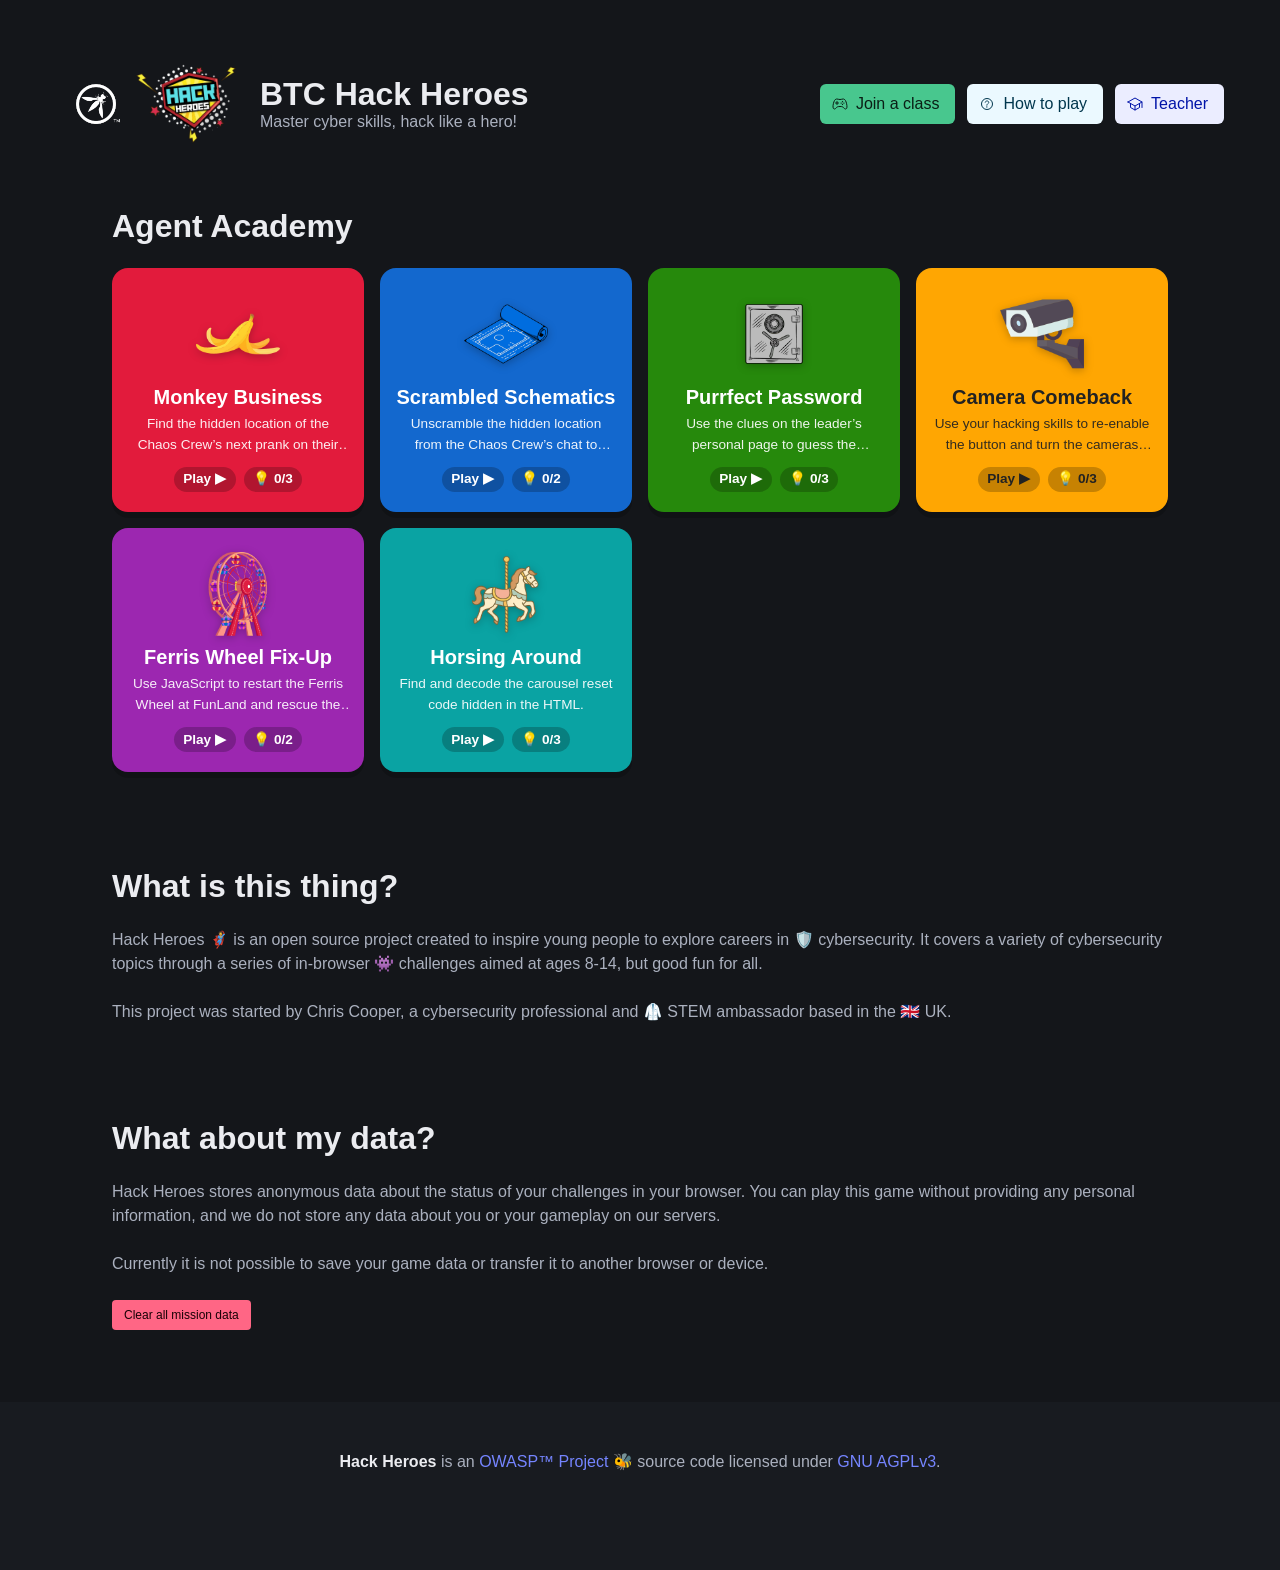
<file: index.html>
<!--
  Project: Hack Heroes
  File: index.html
  Description: Project homepage and challenge list
  Author: Chris Cooper
  License: GNU AGPLv3
  -----------------------------------------------------------
  This file is part of the Hack Heroes project, an 
  open-source educational initiative to teach cybersecurity 
  to young learners.
-->
<html data-theme="dark">
<head>
    <meta charset="utf-8">
    <meta name="viewport" content="width=device-width, initial-scale=1">
    <title>Hack Heroes</title>

    <!-- Alpine cloak - hides elements until Alpine has loaded -->
    <style>[x-cloak] { display: none !important; }</style>

    <!-- Stylesheets - Bulma + customisations -->
    <link rel="stylesheet" href="assets/vendor/css/bulma.min.css">
    <link rel="stylesheet" href="assets/css/main.css">

    <!-- Kahoot-style challenge tiles -->
    <style>
      .kahoot-grid {
        display:grid; gap:1rem;
        grid-template-columns:repeat(auto-fill, minmax(15rem, 1fr));
      }
      .kahoot-tile {
        display:flex; flex-direction:column; align-items:center; text-align:center;
        border:none; border-radius:1rem; color:#fff; cursor:pointer;
        padding:1.5rem 1rem 1.25rem; min-height:14rem;
        box-shadow:0 6px 0 rgba(0,0,0,.18); transition:transform .12s ease, box-shadow .12s ease;
        position:relative; text-decoration:none;
      }
      .kahoot-tile:hover { transform:translateY(-4px); box-shadow:0 10px 0 rgba(0,0,0,.18); color:#fff; }
      .kahoot-tile:active { transform:translateY(2px); box-shadow:0 3px 0 rgba(0,0,0,.18); }
      .kahoot-tile img { width:84px; height:84px; object-fit:contain;
                         filter:drop-shadow(0 2px 4px rgba(0,0,0,.25)); margin-bottom:.6rem; }
      .kahoot-title { font-size:1.25rem; font-weight:800; line-height:1.15; }
      .kahoot-obj   { font-size:.85rem; opacity:.92; margin-top:.35rem;
                      display:-webkit-box; -webkit-line-clamp:2; -webkit-box-orient:vertical; overflow:hidden; }
      .kahoot-foot  { margin-top:auto; padding-top:.75rem; display:flex; gap:.5rem;
                      align-items:center; font-weight:700; font-size:.85rem; }
      .kahoot-c0{background:#e21b3c;} .kahoot-c1{background:#1368ce;}
      .kahoot-c2{background:#26890c;} .kahoot-c3{background:#ffa602;color:#222;}
      .kahoot-c4{background:#9c27b0;} .kahoot-c5{background:#0aa3a3;}
      .kahoot-c3 .kahoot-foot, .kahoot-c3:hover { color:#222; }
      .kahoot-done { position:absolute; top:.6rem; right:.7rem; font-size:1.5rem; }
      .kahoot-badge { background:rgba(0,0,0,.22); border-radius:9999px; padding:.15rem .6rem; }
    </style>

    <!-- Alpine.js -->
    <script defer src="assets/vendor/js/alpine.min.js"></script>
</head>
<!--
  Body
  ====
  
  Properties (x-data)
  ------------------------------

  challenges (Object)
  - Description: To contain a list of all challenges and their properties.

  stageMap (Onject)
  - Description: Object mapping stage IDs to names for display

  x-init
  ------
  Loads a list of challenges, and then gets details for each one.
-->
<body
  x-data="{
    challenges:{},
    classSession:null,
    stageMap:{
      'academy':'Agent Academy'
    }
  }"
  x-init="
    // Detect an active class session (set when a student joins via join.html)
    classSession = (window.ClassroomSync) ? ClassroomSync.getSession() : null;
    // Gets a list of all challenges and stages
    challengesObj = await xaLoadJSON('config/challenges.json');
    // In class mode, narrow the list to the challenges assigned to this class.
    var challengeIds = challengesObj.challenges;
    if (classSession) {
      try {
        var assignedIds = await ClassroomSync.getAssignments(classSession.classId);
        if (assignedIds && assignedIds.length) {
          challengeIds = challengeIds.filter(id => assignedIds.includes(id));
        }
      } catch (e) { console.warn('Could not load assignments:', e); }
    }
    // Creates a key for each stage so we can sort challenges by stage
    for (var stage of challengesObj.stages) {
      challenges[stage] = [];
      console.log(challenges);
    }
    // Loop through each challenge ID
    for (var challengeId of challengeIds) {
      // Get challenge data from JSON 
      challengeData = await xaLoadJSON('challenges/'+challengeId+'/'+challengeId+'.json');
      // Prepare to get data from localStorage
      challengeStore = new StorageHandler(challengeId);
      // Get state info for the current challenge
      answer = challengeStore.getAnswer();
      hintsRead = challengeStore.getHintsRead();
      // Add state info to challenge object
      challengeData.numHintsRead = hintsRead.length; // Number of hints read
      challengeData.numHints = Object.keys(challengeData.hints).length; // Total hints available
      // Check if the answer is correct
      xaCompareAnswer(challengeData,answer).then((result) => {
        // Add answer status to challenge object
        challengeData.answerState = result ? 'Complete' : 'Incomplete';
        // Add challenge data to the overall collection 
        challenges[challengeData.stage].push(challengeData);
      });
    }">   

    <section class="hero">
      <div class="hero-body pb-0">
        <nav class="level is-flex is-align-items-center py-4 px-2">
          <div class="is-flex is-align-items-center" style="gap:0rem">
            <img src="assets/images/owasp.png"  class="logo">
            <img src="assets/images/hackheroes.png" class="logo">
          </div>

          <div class="ml-3">
            <h1 class="title is-3 mb-0">BTC Hack Heroes</h1>
            <p class="subtitle is-6 mb-0">Master cyber skills, hack like a hero!</p>
          </div>

          <div class="ml-auto buttons">
            <!-- Student: join a class with a code. Hidden once already in a class. -->
            <a class="button is-success" href="join.html" x-show="!classSession" x-cloak>
              <span class="icon"><ion-icon name="game-controller-outline"></ion-icon></span>
              <span>Join a class</span>
            </a>
            <a class="button is-info is-light" href="how-to-play.html">
              <span class="icon"><ion-icon name="help-circle-outline"></ion-icon></span>
              <span>How to play</span>
            </a>
            <a class="button is-link is-light" href="teacher.html">
              <span class="icon"><ion-icon name="school-outline"></ion-icon></span>
              <span>Teacher</span>
            </a>
          </div>
        </nav>
      </div>
    </section>
    
    <section class="section pt-3 pb-0" x-show="classSession" x-cloak>
      <div class="notification is-info has-text-centered">
        🎒 Playing as <span x-text="classSession?.avatar"></span> <strong x-text="classSession?.nickname"></strong>
        in <strong x-text="classSession?.className"></strong>.
        &nbsp;<a class="is-underlined" @click.prevent="ClassroomSync.clearSession(); location.reload();">Leave class</a>
      </div>
    </section>

    <div class="container">
        <template x-for="stage,key in challenges">
        
        <section class="section">
        <h1 class="title" x-text="stageMap[key]"></h1>
        <div class="kahoot-grid">
          <template x-for="(challenge, ci) in stage" :key="challenge.id">
            <a class="kahoot-tile" :class="'kahoot-c'+(ci % 6)"
               :href="'challenge.html?id='+challenge.id">
              <span class="kahoot-done" x-show="challenge.answerState==='Complete'">✅</span>
              <img :src="'challenges/'+challenge.id+'/icon.png'" :alt="challenge.name">
              <div class="kahoot-title" x-text="challenge.name"></div>
              <div class="kahoot-obj" x-text="challenge.objective"></div>
              <div class="kahoot-foot">
                <span class="kahoot-badge"
                      x-text="challenge.answerState==='Complete' ? 'Complete' : 'Play ▶'"></span>
                <span class="kahoot-badge">
                  💡 <span x-text="challenge.numHintsRead">0</span>/<span x-text="challenge.numHints"></span>
                </span>
              </div>
            </a>
          </template>
        </div>
      </section>

      </template>
      <section class="section" id="what"> 
        <h1 class="title">What is this thing?</h1>
        <p class="block">Hack Heroes 🦸 is an open source project created to inspire young people to explore careers in 🛡️ cybersecurity. It covers a variety of cybersecurity topics through a series of in-browser 👾 challenges aimed at ages 8-14, but good fun for all.</p>
        <p class="block">This project was started by Chris Cooper, a cybersecurity professional and 🥼 STEM ambassador based in the 🇬🇧 UK.</p>

      </section>
      <section class="section" x-data="{showDeleteDataPrompt:false}">
        <h1 class="title">What about my data?</h1>
        <p class="block">Hack Heroes stores anonymous data about the status of your challenges in your browser. You can play this game without providing any personal information, and we do not store any data about you or your gameplay on our servers.</p>
        <p class="block">Currently it is not possible to save your game data or transfer it to another browser or device.</p>
        <p class="block">
          <button class="button is-danger is-small" 
            @click="showDeleteDataPrompt=true"
            :class="showDeleteDataPrompt ? 'is-loading' : ''"
            >
            Clear all mission data
          </button>
        </p>
        <div class="message is-danger" x-show="showDeleteDataPrompt">
          <div class="message-body">
            This action will erase all mission progress and hints read on this device / in this browser. The challenges will be reset as if you are a brand new user. Are you sure you want to clear all mission data?
            <div class="buttons has-addons"></div>
              <button class="button is-danger" @click="
                this.store = new StorageHandler();
                // Get initial state
                this.store.clearAllData();
                location.reload();
              ">
                Yes
              </button>
              <button class="button" @click="showDeleteDataPrompt=false">No</button>
            </div>
          </div>
        </div>
      </section>
      
    </div>

    <footer class="footer">
      <div class="content has-text-centered">
        <p>
          <strong>Hack Heroes</strong> is an <a href="https://owasp.org/www-project-hack-heroes/">OWASP™ Project</a> 🐝
          source code licensed under 
          <a href="LICENSE.txt">GNU AGPLv3</a>.
        </p>
      </div>
    </footer>

  <script type="module" src="assets/vendor/ionicons/ionicons.esm.js"></script>
  <script nomodule src="assets/vendor/ionicons/ionicons.js"></script>
  <script src="assets/js/core/StorageHandler.js"></script>
  <script src="assets/js/core/functions.js"></script>
  <!-- Classroom layer (optional; inert unless Supabase is configured and a class session is active) -->
  <script src="assets/vendor/js/supabase.min.js"></script>
  <script src="assets/js/core/SupabaseClient.js"></script>
  <script src="assets/js/core/ClassroomSync.js"></script>
</body>
</html>
</file>
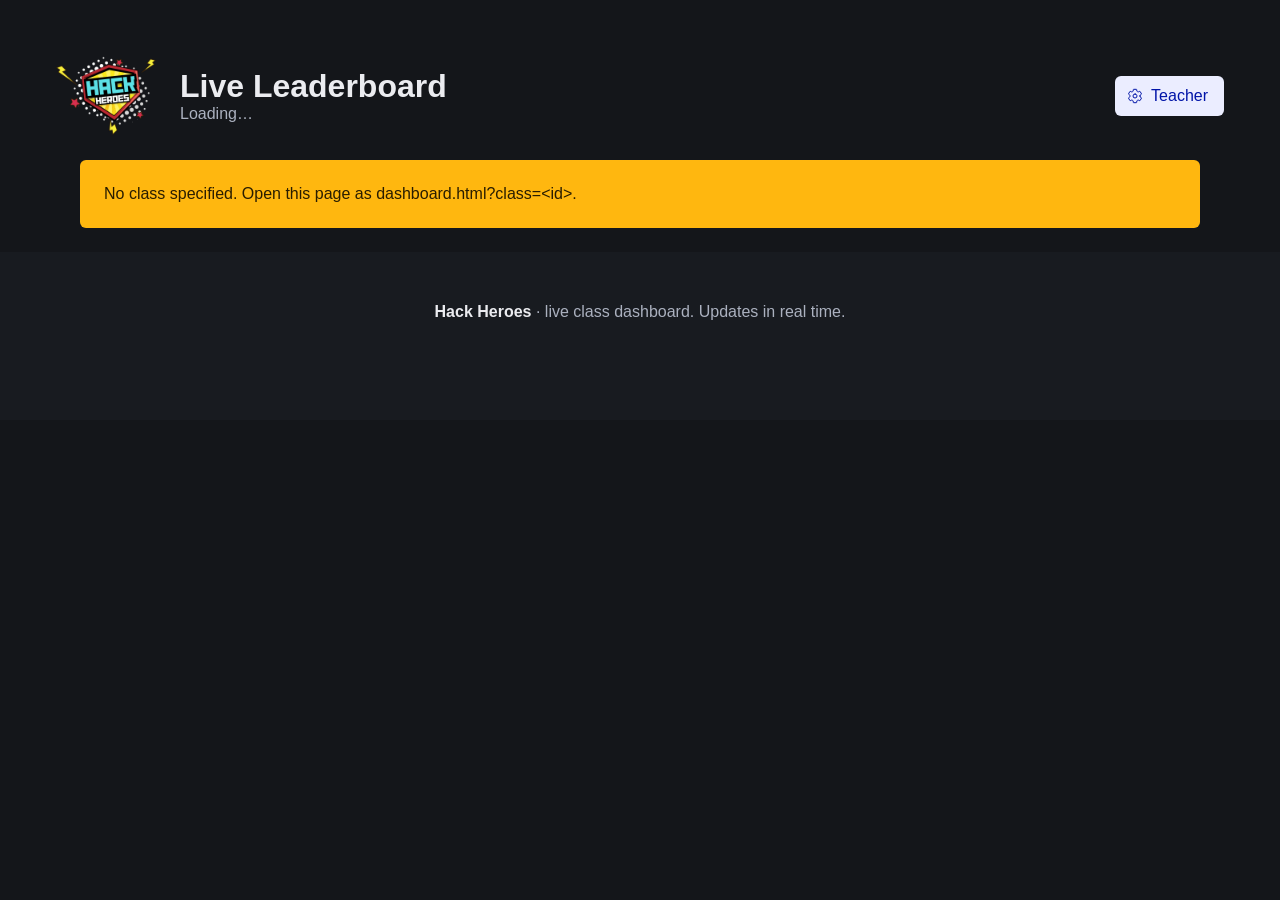
<file: dashboard.html>
<!--
  Project: Hack Heroes
  File: dashboard.html
  Description: Live class leaderboard. Shows real-time standings for a class:
               who has completed which assigned challenges, who finished
               ALL of them first (winner badge + confetti), hints used, and
               last activity. Updates live via Supabase Realtime.
  License: GNU AGPLv3
  -----------------------------------------------------------
  Usage: dashboard.html?class=<classId>
-->
<html data-theme="dark">
<head>
  <meta charset="utf-8">
  <meta name="viewport" content="width=device-width, initial-scale=1">
  <title>Live Leaderboard &middot; Hack Heroes</title>

  <style>[x-cloak] { display: none !important; }</style>

  <link rel="stylesheet" href="assets/vendor/css/bulma.min.css">
  <link rel="stylesheet" href="assets/css/main.css">

  <style>
    .rank-medal { font-size: 1.4rem; line-height: 1; }
    .winner-row { box-shadow: inset 4px 0 0 0 #ffdd57; }
    .pulse { animation: hhpulse 0.8s ease-in-out 2; }
    @keyframes hhpulse {
      0%   { background-color: rgba(72,199,142,0.0); }
      50%  { background-color: rgba(72,199,142,0.25); }
      100% { background-color: rgba(72,199,142,0.0); }
    }
    .live-dot {
      display:inline-block; width:0.6rem; height:0.6rem; border-radius:50%;
      background:#48c78e; margin-right:0.4rem;
      animation: hhlive 1.4s ease-in-out infinite;
    }
    @keyframes hhlive { 0%,100%{opacity:1;} 50%{opacity:0.25;} }

    /* ---- Kahoot-style podium ---- */
    .podium { display:flex; justify-content:center; align-items:flex-end;
              gap:1rem; margin:1.5rem 0 2rem; flex-wrap:wrap; }
    .podium-col { display:flex; flex-direction:column; align-items:center;
                  width:9.5rem; max-width:30vw; }
    .podium-name { font-weight:800; font-size:1.05rem; margin-bottom:.35rem;
                   text-align:center; word-break:break-word; }
    .podium-bar { width:100%; border-radius:.75rem .75rem 0 0; color:#fff;
                  display:flex; flex-direction:column; align-items:center;
                  justify-content:flex-start; padding:.75rem .5rem 1rem;
                  box-shadow:0 6px 0 rgba(0,0,0,.18); }
    .podium-medal { font-size:2.4rem; line-height:1; }
    .podium-score { font-weight:700; opacity:.95; margin-top:.25rem; }
    .podium-1 .podium-bar { height:11rem; background:#ffb01f; }   /* gold   */
    .podium-2 .podium-bar { height:8.5rem; background:#7f8c9b; }  /* silver */
    .podium-3 .podium-bar { height:7rem;  background:#cd7f4d; }   /* bronze */
    .podium-1 { order:2; } .podium-2 { order:1; } .podium-3 { order:3; }
    @media (max-width:520px){
      .podium-1,.podium-2,.podium-3{ order:0; } /* stack on small screens */
    }

    /* ---- Prize reveal ---- */
    .prize-card { border:3px dashed #ffdd57; border-radius:1rem;
                  background:linear-gradient(135deg,#3a2f00,#1f1a00);
                  padding:1.25rem; text-align:center; margin:1rem 0 1.5rem; }
    .prize-mystery { font-size:1.3rem; font-weight:700; }
    .prize-reveal  { font-size:1.6rem; font-weight:800; color:#ffdd57; }
    .prize-pop { animation: hhpop .6s ease-out; }
    @keyframes hhpop { 0%{transform:scale(.7);opacity:0;} 60%{transform:scale(1.08);} 100%{transform:scale(1);opacity:1;} }
  </style>

  <script defer src="assets/vendor/js/alpine.min.js"></script>
</head>

<body
  x-data="dashboard()"
  x-init="init()">

  <section class="hero">
    <div class="hero-body pb-4">
      <nav class="level is-flex is-align-items-center py-2 px-2">
        <div class="is-flex is-align-items-center" style="gap:0rem">
          <img src="assets/images/hackheroes.png" class="logo" alt="Hack Heroes">
        </div>
        <div class="ml-3">
          <h1 class="title is-3 mb-0">Live Leaderboard</h1>
          <p class="subtitle is-6 mb-0">
            <span class="live-dot" x-show="ready" x-cloak></span>
            <span x-text="className || 'Loading…'"></span>
          </p>
        </div>
        <div class="ml-auto buttons">
          <a class="button is-link is-light" href="teacher.html">
            <span class="icon"><ion-icon name="settings-outline"></ion-icon></span>
            <span>Teacher</span>
          </a>
        </div>
      </nav>
    </div>
  </section>

  <div class="container px-4">

    <!-- Errors / not configured -->
    <div class="notification is-warning" x-show="error" x-cloak x-text="error"></div>

    <!-- Summary cards -->
    <div class="grid is-col-min-12 mb-4" x-show="ready" x-cloak>
      <div class="cell">
        <div class="box has-text-centered">
          <p class="heading">Students</p>
          <p class="title is-3" x-text="standings.length"></p>
        </div>
      </div>
      <div class="cell">
        <div class="box has-text-centered">
          <p class="heading">Assigned challenges</p>
          <p class="title is-3" x-text="assignments.length"></p>
        </div>
      </div>
      <div class="cell">
        <div class="box has-text-centered">
          <p class="heading">Finished everything</p>
          <p class="title is-3 has-text-success" x-text="finishedCount"></p>
        </div>
      </div>
      <div class="cell">
        <div class="box has-text-centered">
          <p class="heading">First to finish</p>
          <p class="title is-5" :class="winner ? 'has-text-warning' : ''"
             x-text="winner || '—'"></p>
        </div>
      </div>
    </div>

    <!-- Prize card: mystery until someone wins, then revealed -->
    <div class="prize-card" x-show="ready && hasPrize" x-cloak>
      <p class="heading mb-1" style="letter-spacing:.1em">🎁 Winner's Prize</p>
      <template x-if="!prize">
        <p class="prize-mystery">Mystery prize — finish first to reveal it! 🔒</p>
      </template>
      <template x-if="prize">
        <div class="prize-pop">
          <p class="prize-reveal" x-text="prize"></p>
          <p class="is-size-6 mt-1" x-show="winner">won by <strong x-text="winner"></strong> 🏆</p>
        </div>
      </template>
    </div>

    <!-- Kahoot-style podium (top 3) -->
    <div class="podium" x-show="ready && standings.length > 0" x-cloak>
      <template x-for="(row, i) in standings.slice(0,3)" :key="row.studentId">
        <div class="podium-col" :class="'podium-'+(i+1)">
          <div style="font-size:2rem; line-height:1; margin-bottom:.2rem" x-text="row.avatar"></div>
          <div class="podium-name" x-text="row.nickname"></div>
          <div class="podium-bar">
            <span class="podium-medal" x-text="['🥇','🥈','🥉'][i]"></span>
            <span class="podium-score">
              <span x-text="row.doneCount"></span>/<span x-text="assignments.length"></span>
            </span>
            <span class="is-size-7" x-show="row.finishedAll">✅ Done!</span>
          </div>
        </div>
      </template>
    </div>

    <!-- Winner banner -->
    <div class="notification is-warning has-text-centered" x-show="winner" x-cloak>
      🏆 <strong x-text="winner"></strong> was the first to complete all assigned challenges! 🎉
    </div>

    <!-- No assignments warning -->
    <div class="notification is-info" x-show="ready && assignments.length === 0" x-cloak>
      No challenges are assigned to this class yet.
      Head to the <a href="teacher.html">teacher area</a> to assign some.
    </div>

    <!-- Leaderboard table -->
    <div class="box" x-show="ready && standings.length > 0" x-cloak>
      <table class="table is-fullwidth is-hoverable">
        <thead>
          <tr>
            <th style="width:3rem">#</th>
            <th>Agent</th>
            <th style="min-width:12rem">Progress</th>
            <th class="has-text-centered">Done</th>
            <th class="has-text-centered">Hints</th>
            <th>Last active</th>
            <th class="has-text-centered" x-show="isOwner" style="width:5rem"></th>
          </tr>
        </thead>
        <tbody>
          <template x-for="(row, i) in standings" :key="row.studentId">
            <tr :class="(row.finishedAll ? 'winner-row ' : '') + (row._flash ? 'pulse' : '')">
              <td>
                <span class="rank-medal" x-show="i===0">🥇</span>
                <span class="rank-medal" x-show="i===1">🥈</span>
                <span class="rank-medal" x-show="i===2">🥉</span>
                <span x-show="i>2" x-text="i+1"></span>
              </td>
              <td>
                <span class="mr-2" style="font-size:1.3rem" x-text="row.avatar"></span>
                <strong x-text="row.nickname"></strong>
                <span class="tag is-warning is-light ml-2" x-show="row.finishedAll">Done!</span>
                <span class="tag is-warning ml-2" x-show="row.nickname === winner">1st 🏆</span>
              </td>
              <td>
                <progress
                  class="progress is-small"
                  :class="row.finishedAll ? 'is-warning' : 'is-success'"
                  :value="row.doneCount"
                  :max="Math.max(assignments.length,1)"></progress>
              </td>
              <td class="has-text-centered">
                <span x-text="row.doneCount"></span>/<span x-text="assignments.length"></span>
              </td>
              <td class="has-text-centered" x-text="row.hints"></td>
              <td x-text="row.lastActivityText"></td>
              <td class="has-text-centered" x-show="isOwner">
                <button class="button is-small is-danger is-light"
                        :class="row._kicking ? 'is-loading' : ''"
                        @click="kickStudent(row)" title="Remove from class">
                  <span class="icon"><ion-icon name="person-remove-outline"></ion-icon></span>
                </button>
              </td>
            </tr>
          </template>
        </tbody>
      </table>
    </div>

    <!-- Empty / waiting state -->
    <div class="box has-text-centered py-6" x-show="ready && standings.length === 0" x-cloak>
      <p class="title is-5">Waiting for students to join…</p>
      <p class="subtitle is-6">Share the class join code with your students to get started.</p>
    </div>

    <div class="has-text-centered my-5" x-show="!ready && !error">
      <span class="loader" style="display:inline-block"></span>
      <p class="mt-2">Connecting…</p>
    </div>

  </div>

  <footer class="footer mt-5">
    <div class="content has-text-centered">
      <p><strong>Hack Heroes</strong> &middot; live class dashboard. Updates in real time.</p>
    </div>
  </footer>

  <script type="module" src="assets/vendor/ionicons/ionicons.esm.js"></script>
  <script nomodule src="assets/vendor/ionicons/ionicons.js"></script>
  <script src="assets/vendor/js/confetti.browser.min.js"></script>
  <script src="assets/vendor/js/supabase.min.js"></script>
  <script src="assets/js/core/functions.js"></script>
  <script src="assets/js/core/StorageHandler.js"></script>
  <script src="assets/js/core/SupabaseClient.js"></script>
  <script src="assets/js/core/ClassroomSync.js"></script>

  <script>
    function dashboard() {
      return {
        classId: new URLSearchParams(location.search).get('class') || '',
        className: '',
        prize: '',                // winner prize text (hidden until a winner)
        hasPrize: false,          // whether a prize was set for this class
        assignments: [],          // [challengeId, ...]
        students: {},             // studentId -> { studentId, nickname, done:Set, hints, lastActivity, finishedAll, _flash, _finishOrder }
        ready: false,
        error: '',
        isOwner: false,           // is the viewer the teacher who owns this class?
        winner: '',               // nickname of first finisher
        _finishSeq: 0,
        channel: null,
        _pollTimer: null,         // polling fallback handle (live updates w/o websocket)
        _tick: 0,                 // bumped on a timer so relative times refresh
        _kicked: {},              // studentId -> true; suppress re-add after a kick

        get standings() {
          this._tick; // reactive dependency so times re-render on tick
          const arr = Object.values(this.students).map((s) => ({
            studentId: s.studentId,
            nickname: s.nickname,
            doneCount: s.done.size,
            hints: s.hints,
            finishedAll: s.finishedAll,
            lastActivity: s.lastActivity,
            lastActivityText: this.relTime(s.lastActivity),
            _flash: s._flash,
            _finishOrder: s._finishOrder
          }));
          arr.sort((a, b) => {
            if (b.doneCount !== a.doneCount) return b.doneCount - a.doneCount; // more done first
            if (a.hints !== b.hints) return a.hints - b.hints;                 // fewer hints first
            // earlier last activity (got there sooner) ranks higher among equals
            const ta = a.lastActivity ? Date.parse(a.lastActivity) : Infinity;
            const tb = b.lastActivity ? Date.parse(b.lastActivity) : Infinity;
            return ta - tb;
          });
          return arr;
        },

        get finishedCount() {
          return Object.values(this.students).filter((s) => s.finishedAll).length;
        },

        async init() {
          await window.xaSupabaseReady;
          if (!window.xaSupabaseConfigured()) {
            this.error = 'Classroom features are not configured. See config/supabase.json and supabase/schema.sql.';
            return;
          }
          if (!this.classId) {
            this.error = 'No class specified. Open this page as dashboard.html?class=<id>.';
            return;
          }

          try {
            const sb = window.xaSupabase;

            // Class name (prize-free view — the prize text is NEVER selected
            // directly, so it can't leak to the browser before someone wins).
            const cls = await sb.from('classes_public').select('name').eq('id', this.classId).single();
            if (cls.error) throw cls.error;
            this.className = cls.data.name;

            // Owner check: only the teacher who owns the class can SELECT the
            // base classes row (RLS). Students get no rows back. This decides
            // whether to show teacher-only controls like "remove student".
            const own = await sb.from('classes').select('id').eq('id', this.classId).maybeSingle();
            this.isOwner = !own.error && !!own.data;

            // Does this class have a prize? (boolean only — no text.)
            const hp = await sb.rpc('class_has_prize', { c_id: this.classId });
            this.hasPrize = !hp.error && hp.data === true;
            // The actual prize text is fetched ONLY once a winner exists,
            // and the server returns null until then. See refreshPrize().
            await this.refreshPrize();

            // Assignments
            const asg = await sb.from('assignments')
              .select('challenge_id, sort_order')
              .eq('class_id', this.classId)
              .order('sort_order', { ascending: true });
            if (asg.error) throw asg.error;
            this.assignments = (asg.data || []).map((r) => r.challenge_id);

            // Students
            const stu = await sb.from('students')
              .select('id, nickname, avatar')
              .eq('class_id', this.classId);
            if (stu.error) throw stu.error;
            (stu.data || []).forEach((s) => this.ensureStudent(s.id, s.nickname, s.avatar));

            // Existing progress
            const prog = await sb.from('progress')
              .select('*')
              .eq('class_id', this.classId);
            if (prog.error) throw prog.error;
            (prog.data || []).forEach((p) => this.applyProgress(p, true));

            this.ready = true;
            // Live updates via Realtime websocket when available…
            this.subscribe();
            // …PLUS a polling fallback so the leaderboard updates live even
            // when the Realtime service isn't present (e.g. the all-in-one
            // single-container deploy). Cheap class-scoped selects every 4s.
            this.startPolling();
            // Refresh relative "last active" timestamps periodically.
            setInterval(() => { this._tick++; }, 15000);
          } catch (e) {
            this.error = (e && e.message) ? e.message : 'Could not load the dashboard.';
          }
        },

        // Polling fallback: re-fetch students + progress and diff against what
        // we already have, so new students and completions animate live (with
        // confetti) without depending on the websocket.
        startPolling() {
          if (this._pollTimer) return;
          const sb = window.xaSupabase;
          this._pollTimer = setInterval(async () => {
            if (document.hidden) return; // pause when tab not visible
            try {
              const stu = await sb.from('students')
                .select('id, nickname, avatar').eq('class_id', this.classId);
              if (!stu.error) {
                (stu.data || []).forEach((s) => this.ensureStudent(s.id, s.nickname, s.avatar));
              }
              const prog = await sb.from('progress')
                .select('*').eq('class_id', this.classId);
              if (!prog.error) {
                (prog.data || []).forEach((p) => {
                  // Only animate when this row is actually newer than what we
                  // have, so polling doesn't re-flash unchanged rows.
                  const s = this.students[p.student_id];
                  const seenAt = s && s.lastActivity ? Date.parse(s.lastActivity) : 0;
                  const rowAt = Date.parse(p.updated_at || p.completed_at || 0) || 0;
                  const isNew = rowAt > seenAt;
                  this.applyProgress(p, !isNew);
                });
              }
            } catch (_) { /* transient network blips are fine */ }
          }, 4000);
        },

        ensureStudent(id, nickname, avatar) {
          if (this._kicked[id]) return null; // stays removed even if polling sees a stale row
          if (!this.students[id]) {
            this.students[id] = {
              studentId: id,
              nickname: nickname || 'Agent',
              avatar: avatar || '🦸',
              done: new Set(),
              hints: 0,
              lastActivity: null,
              finishedAll: false,
              _flash: false,
              _finishOrder: null
            };
          } else {
            if (nickname) this.students[id].nickname = nickname;
            if (avatar)   this.students[id].avatar = avatar;
          }
          return this.students[id];
        },

        applyProgress(p, silent) {
          const s = this.ensureStudent(p.student_id, null);
          if (!s) return; // kicked student — ignore late progress rows

          // Track per-challenge completion in the done set.
          if (p.completed) s.done.add(p.challenge_id);
          else s.done.delete(p.challenge_id);

          // hints_used in the row is the latest count for that challenge; we
          // keep a per-student max-ish by recomputing across known rows is
          // overkill for realtime — instead store latest per challenge.
          s._hintsByChallenge = s._hintsByChallenge || {};
          s._hintsByChallenge[p.challenge_id] = p.hints_used || 0;
          s.hints = Object.values(s._hintsByChallenge).reduce((a, b) => a + b, 0);

          s.lastActivity = p.updated_at || p.completed_at || s.lastActivity;

          const wasFinished = s.finishedAll;
          const finishedAll =
            this.assignments.length > 0 &&
            this.assignments.every((cid) => s.done.has(cid));
          s.finishedAll = finishedAll;

          if (finishedAll && !wasFinished) {
            s._finishOrder = ++this._finishSeq;
            if (!this.winner) this.winner = s.nickname;
            if (!silent) this.celebrate(s);
            // Someone just won — ask the server to release the prize text.
            this.refreshPrize();
          }

          if (!silent) this.flash(s);
        },

        // Fetch the prize text from the server. The RPC returns null until a
        // student has finished every assigned challenge, so the actual text
        // never reaches any browser early — not even the teacher's.
        async refreshPrize() {
          if (!this.hasPrize || this.prize) return;
          try {
            const r = await window.xaSupabase.rpc('get_prize_if_won', { c_id: this.classId });
            if (!r.error && r.data) this.prize = r.data;
          } catch (_) { /* try again on the next winner event */ }
        },

        // Teacher-only: remove a student (and their progress) from the class.
        async kickStudent(row) {
          if (!this.isOwner) return;
          if (!confirm('Remove ' + (row.nickname || 'this student') + ' from the class? Their progress will be deleted.')) return;
          row._kicking = true;
          try {
            const r = await window.xaSupabase.rpc('kick_student', { p_student_id: row.studentId });
            if (r.error) throw r.error;
            // Drop them from the board immediately and keep them out (polling
            // would otherwise re-add them until its next round-trip catches up).
            this._kicked[row.studentId] = true;
            delete this.students[row.studentId];
            // If we removed the winner, recompute who's first.
            if (this.winner === row.nickname) {
              const s = this.standings.find((x) => x.finishedAll);
              this.winner = s ? s.nickname : '';
            }
          } catch (e) {
            alert((e && e.message) ? e.message : 'Could not remove that student.');
            row._kicking = false;
          }
        },

        flash(s) {
          s._flash = true;
          setTimeout(() => { s._flash = false; }, 1600);
        },

        celebrate() {
          if (typeof confetti === 'function') {
            const burst = (x) => confetti({
              particleCount: 120,
              spread: 70,
              origin: { x, y: 0.6 }
            });
            burst(0.25); burst(0.5); burst(0.75);
          }
        },

        subscribe() {
          // Best-effort: if the Realtime service isn't present (all-in-one
          // deploy) this simply won't deliver events — the polling fallback
          // keeps the board live regardless. Never let it throw.
          try {
            const sb = window.xaSupabase;
            this.channel = sb.channel('class-' + this.classId)
              .on('postgres_changes',
                { event: '*', schema: 'public', table: 'progress', filter: 'class_id=eq.' + this.classId },
                (payload) => {
                  const p = payload.new || payload.old;
                  if (p) this.applyProgress(p, false);
                })
              .on('postgres_changes',
                { event: 'INSERT', schema: 'public', table: 'students', filter: 'class_id=eq.' + this.classId },
                (payload) => {
                  const s = payload.new;
                  if (s) this.ensureStudent(s.id, s.nickname, s.avatar);
                })
              .subscribe();
          } catch (_) { /* realtime optional; polling covers live updates */ }
        },

        relTime(iso) {
          if (!iso) return '—';
          const t = Date.parse(iso);
          if (isNaN(t)) return '—';
          const secs = Math.floor((Date.now() - t) / 1000);
          if (secs < 5) return 'just now';
          if (secs < 60) return secs + 's ago';
          const mins = Math.floor(secs / 60);
          if (mins < 60) return mins + 'm ago';
          const hrs = Math.floor(mins / 60);
          if (hrs < 24) return hrs + 'h ago';
          return Math.floor(hrs / 24) + 'd ago';
        }
      };
    }
  </script>
</body>
</html>
</file>
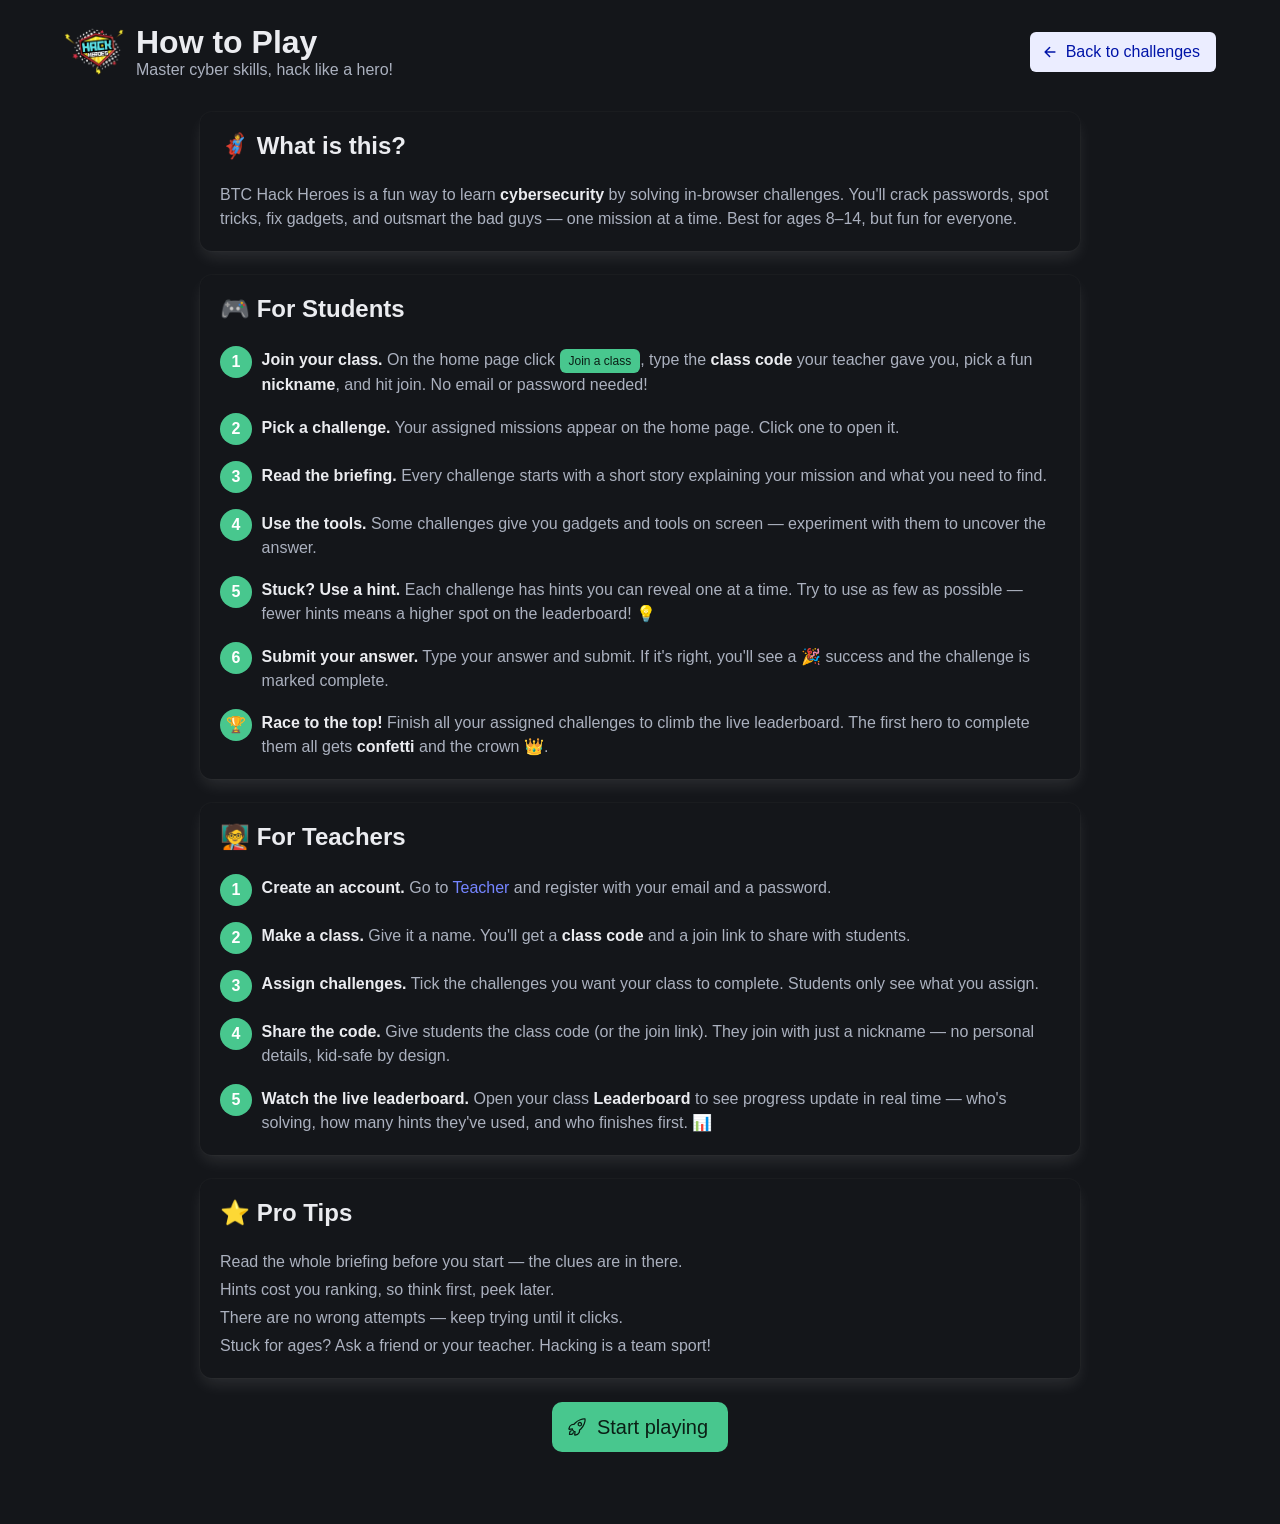
<file: how-to-play.html>
<!--
  Project: Hack Heroes
  File: how-to-play.html
  Description: Friendly "How to Play" manual for students and teachers.
  License: GNU AGPLv3
-->
<html data-theme="dark">
<head>
  <meta charset="utf-8">
  <meta name="viewport" content="width=device-width, initial-scale=1">
  <title>How to Play &middot; BTC Hack Heroes</title>

  <style>[x-cloak] { display: none !important; }</style>

  <link rel="stylesheet" href="assets/vendor/css/bulma.min.css">
  <link rel="stylesheet" href="assets/css/main.css">

  <script defer src="assets/vendor/js/alpine.min.js"></script>

  <style>
    .step-num {
      display:inline-flex; align-items:center; justify-content:center;
      width:2rem; height:2rem; border-radius:9999px;
      background:#48c78e; color:#fff; font-weight:700; margin-right:.6rem;
      flex:0 0 auto;
    }
    .step { display:flex; align-items:flex-start; }
    .step .content { margin-top:.15rem; }
  </style>
</head>

<body data-theme="dark">

  <section class="hero is-small">
    <div class="hero-body">
      <div class="container">
        <nav class="level is-flex is-align-items-center">
          <div class="level-left">
            <a href="index.html" class="is-flex is-align-items-center">
              <img src="assets/images/hackheroes.png" alt="BTC Hack Heroes" style="height:48px">
              <div class="ml-3">
                <h1 class="title is-3 mb-0">How to Play</h1>
                <p class="subtitle is-6 mb-0">Master cyber skills, hack like a hero!</p>
              </div>
            </a>
          </div>
          <div class="level-right">
            <a class="button is-link is-light" href="index.html">
              <span class="icon"><ion-icon name="arrow-back-outline"></ion-icon></span>
              <span>Back to challenges</span>
            </a>
          </div>
        </nav>
      </div>
    </div>
  </section>

  <main class="section pt-2">
    <div class="container" style="max-width:880px">

      <!-- Intro -->
      <div class="box">
        <h2 class="title is-4">🦸 What is this?</h2>
        <p class="content">
          BTC Hack Heroes is a fun way to learn <strong>cybersecurity</strong> by
          solving in-browser challenges. You'll crack passwords, spot tricks,
          fix gadgets, and outsmart the bad guys — one mission at a time.
          Best for ages 8–14, but fun for everyone.
        </p>
      </div>

      <!-- For students -->
      <div class="box">
        <h2 class="title is-4">🎮 For Students</h2>

        <div class="step mb-4">
          <span class="step-num">1</span>
          <div class="content">
            <strong>Join your class.</strong> On the home page click
            <span class="tag is-success">Join a class</span>, type the
            <strong>class code</strong> your teacher gave you, pick a fun
            <strong>nickname</strong>, and hit join. No email or password needed!
          </div>
        </div>

        <div class="step mb-4">
          <span class="step-num">2</span>
          <div class="content">
            <strong>Pick a challenge.</strong> Your assigned missions appear on
            the home page. Click one to open it.
          </div>
        </div>

        <div class="step mb-4">
          <span class="step-num">3</span>
          <div class="content">
            <strong>Read the briefing.</strong> Every challenge starts with a
            short story explaining your mission and what you need to find.
          </div>
        </div>

        <div class="step mb-4">
          <span class="step-num">4</span>
          <div class="content">
            <strong>Use the tools.</strong> Some challenges give you gadgets and
            tools on screen — experiment with them to uncover the answer.
          </div>
        </div>

        <div class="step mb-4">
          <span class="step-num">5</span>
          <div class="content">
            <strong>Stuck? Use a hint.</strong> Each challenge has hints you can
            reveal one at a time. Try to use as few as possible — fewer hints
            means a higher spot on the leaderboard! 💡
          </div>
        </div>

        <div class="step mb-4">
          <span class="step-num">6</span>
          <div class="content">
            <strong>Submit your answer.</strong> Type your answer and submit. If
            it's right, you'll see a 🎉 success and the challenge is marked
            complete.
          </div>
        </div>

        <div class="step">
          <span class="step-num">🏆</span>
          <div class="content">
            <strong>Race to the top!</strong> Finish all your assigned challenges
            to climb the live leaderboard. The first hero to complete them all
            gets <strong>confetti</strong> and the crown 👑.
          </div>
        </div>
      </div>

      <!-- For teachers -->
      <div class="box">
        <h2 class="title is-4">🧑‍🏫 For Teachers</h2>

        <div class="step mb-4">
          <span class="step-num">1</span>
          <div class="content">
            <strong>Create an account.</strong> Go to
            <a href="teacher.html">Teacher</a> and register with your email and a
            password.
          </div>
        </div>

        <div class="step mb-4">
          <span class="step-num">2</span>
          <div class="content">
            <strong>Make a class.</strong> Give it a name. You'll get a
            <strong>class code</strong> and a join link to share with students.
          </div>
        </div>

        <div class="step mb-4">
          <span class="step-num">3</span>
          <div class="content">
            <strong>Assign challenges.</strong> Tick the challenges you want your
            class to complete. Students only see what you assign.
          </div>
        </div>

        <div class="step mb-4">
          <span class="step-num">4</span>
          <div class="content">
            <strong>Share the code.</strong> Give students the class code (or the
            join link). They join with just a nickname — no personal details,
            kid-safe by design.
          </div>
        </div>

        <div class="step">
          <span class="step-num">5</span>
          <div class="content">
            <strong>Watch the live leaderboard.</strong> Open your class
            <strong>Leaderboard</strong> to see progress update in real time —
            who's solving, how many hints they've used, and who finishes first. 📊
          </div>
        </div>
      </div>

      <!-- Tips -->
      <div class="box">
        <h2 class="title is-4">⭐ Pro Tips</h2>
        <ul class="content">
          <li>Read the whole briefing before you start — the clues are in there.</li>
          <li>Hints cost you ranking, so think first, peek later.</li>
          <li>There are no wrong attempts — keep trying until it clicks.</li>
          <li>Stuck for ages? Ask a friend or your teacher. Hacking is a team sport!</li>
        </ul>
      </div>

      <div class="has-text-centered my-5">
        <a class="button is-success is-medium" href="index.html">
          <span class="icon"><ion-icon name="rocket-outline"></ion-icon></span>
          <span>Start playing</span>
        </a>
      </div>

    </div>
  </main>

  <!-- Icons -->
  <script type="module" src="assets/vendor/ionicons/ionicons.esm.js"></script>
  <script nomodule src="assets/vendor/ionicons/ionicons.js"></script>
</body>
</html>
</file>
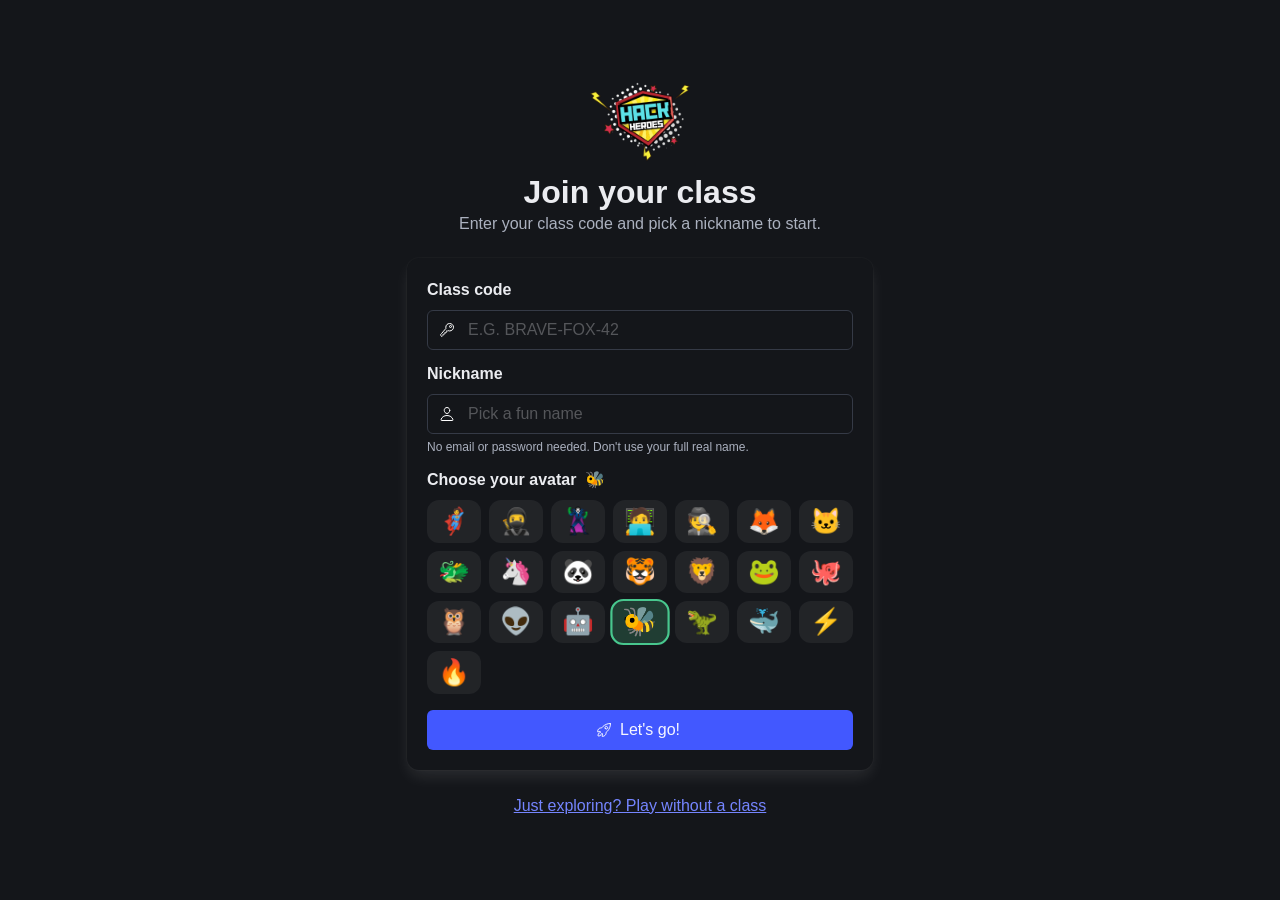
<file: join.html>
<!--
  Project: Hack Heroes
  File: join.html
  Description: Student join page. Enter a class code + nickname to join a
               class and start tracked play. No email or password needed.
  License: GNU AGPLv3
  -----------------------------------------------------------
  Part of the Hack Heroes classroom layer.
-->
<html data-theme="dark">
<head>
  <meta charset="utf-8">
  <meta name="viewport" content="width=device-width, initial-scale=1">
  <title>Join a Class &middot; Hack Heroes</title>

  <style>[x-cloak] { display: none !important; }</style>

  <link rel="stylesheet" href="assets/vendor/css/bulma.min.css">
  <link rel="stylesheet" href="assets/css/main.css">

  <style>
    .avatar-grid {
      display:grid; grid-template-columns:repeat(auto-fill, minmax(3rem, 1fr));
      gap:.5rem;
    }
    .avatar-btn {
      font-size:1.6rem; line-height:1; padding:.4rem; cursor:pointer;
      border:2px solid transparent; border-radius:.75rem; background:rgba(255,255,255,.06);
      transition:transform .1s ease, border-color .1s ease, background .1s ease;
    }
    .avatar-btn:hover { transform:scale(1.12); background:rgba(255,255,255,.12); }
    .avatar-btn.is-selected {
      border-color:#48c78e; background:rgba(72,199,142,.22); transform:scale(1.1);
    }
  </style>

  <script defer src="assets/vendor/js/alpine.min.js"></script>
</head>

<body
  x-data="{
    code: (new URLSearchParams(location.search).get('code') || '').toUpperCase(),
    nickname: '',
    avatar: '🦸',
    avatars: ['🦸','🥷','🦹','🧑‍💻','🕵️','🦊','🐱','🐲','🦄','🐼','🐯','🦁','🐸','🐙','🦉','👽','🤖','🐝','🦖','🐳','⚡','🔥'],
    loading: false,
    error: '',
    configured: false,
    async init() {
      await window.xaSupabaseReady;
      this.configured = window.xaSupabaseConfigured();
      // Pick a random starting avatar so they're not all the same.
      this.avatar = this.avatars[Math.floor(Math.random() * this.avatars.length)];
      // If already in a class, offer to continue.
      const s = ClassroomSync.getSession();
      if (s) { this.existing = s; }
    },
    existing: null,
    async submit() {
      this.error = '';
      if (!this.code.trim()) { this.error = 'Please enter your class code.'; return; }
      if (!this.nickname.trim()) { this.error = 'Please choose a nickname.'; return; }
      this.loading = true;
      try {
        await ClassroomSync.ensureAnonAuth();
        await ClassroomSync.joinClass(this.code.trim(), this.nickname.trim(), this.avatar);
        location.href = 'index.html';
      } catch (e) {
        this.error = (e && e.message) ? e.message : 'Could not join. Check the code and try again.';
        this.loading = false;
      }
    }
  }"
  x-init="init()">

  <section class="hero is-fullheight">
    <div class="hero-body">
      <div class="container">
        <div class="columns is-centered">
          <div class="column is-5">

            <div class="has-text-centered mb-5">
              <img src="assets/images/hackheroes.png" class="logo" alt="Hack Heroes">
              <h1 class="title is-3 mt-3 mb-1">Join your class</h1>
              <p class="subtitle is-6">Enter your class code and pick a nickname to start.</p>
            </div>

            <!-- Not configured warning -->
            <div class="notification is-warning" x-show="!configured" x-cloak>
              <strong>Classroom features aren't set up yet.</strong>
              Ask your teacher, or see <code>config/supabase.json</code> and
              <code>supabase/schema.sql</code> to configure Supabase.
            </div>

            <!-- Already in a class -->
            <div class="notification is-info" x-show="existing" x-cloak>
              You're already playing as <strong x-text="existing?.nickname"></strong>
              in <strong x-text="existing?.className"></strong>.
              <div class="buttons mt-3">
                <a class="button is-link" href="index.html">Continue</a>
                <button class="button is-light" @click="existing=null">Join a different class</button>
              </div>
            </div>

            <div class="box" x-show="configured && !existing" x-cloak>
              <div class="field">
                <label class="label">Class code</label>
                <div class="control has-icons-left">
                  <input
                    class="input uppercase"
                    type="text"
                    placeholder="e.g. BRAVE-FOX-42"
                    x-model="code"
                    @input="code = $event.target.value.toUpperCase()"
                    @keydown.enter="submit()"
                    :disabled="loading">
                  <span class="icon is-small is-left">
                    <ion-icon name="key-outline"></ion-icon>
                  </span>
                </div>
              </div>

              <div class="field">
                <label class="label">Nickname</label>
                <div class="control has-icons-left">
                  <input
                    class="input"
                    type="text"
                    maxlength="24"
                    placeholder="Pick a fun name"
                    x-model="nickname"
                    @keydown.enter="submit()"
                    :disabled="loading">
                  <span class="icon is-small is-left">
                    <ion-icon name="person-outline"></ion-icon>
                  </span>
                </div>
                <p class="help">No email or password needed. Don't use your full real name.</p>
              </div>

              <!-- Avatar picker -->
              <div class="field">
                <label class="label">Choose your avatar <span x-text="avatar" class="ml-1"></span></label>
                <div class="avatar-grid">
                  <template x-for="a in avatars" :key="a">
                    <button type="button" class="avatar-btn"
                            :class="avatar===a ? 'is-selected' : ''"
                            @click="avatar=a" x-text="a"></button>
                  </template>
                </div>
              </div>

              <div class="notification is-danger is-light py-2" x-show="error" x-cloak x-text="error"></div>

              <div class="field mt-4">
                <button
                  class="button is-link is-fullwidth"
                  :class="loading ? 'is-loading' : ''"
                  @click="submit()"
                  :disabled="loading">
                  <span class="icon"><ion-icon name="rocket-outline"></ion-icon></span>
                  <span>Let's go!</span>
                </button>
              </div>
            </div>

            <p class="has-text-centered">
              <a href="index.html" class="is-underlined">Just exploring? Play without a class</a>
            </p>

          </div>
        </div>
      </div>
    </div>
  </section>

  <script type="module" src="assets/vendor/ionicons/ionicons.esm.js"></script>
  <script nomodule src="assets/vendor/ionicons/ionicons.js"></script>
  <script src="assets/vendor/js/supabase.min.js"></script>
  <script src="assets/js/core/functions.js"></script>
  <script src="assets/js/core/StorageHandler.js"></script>
  <script src="assets/js/core/SupabaseClient.js"></script>
  <script src="assets/js/core/ClassroomSync.js"></script>
</body>
</html>
</file>
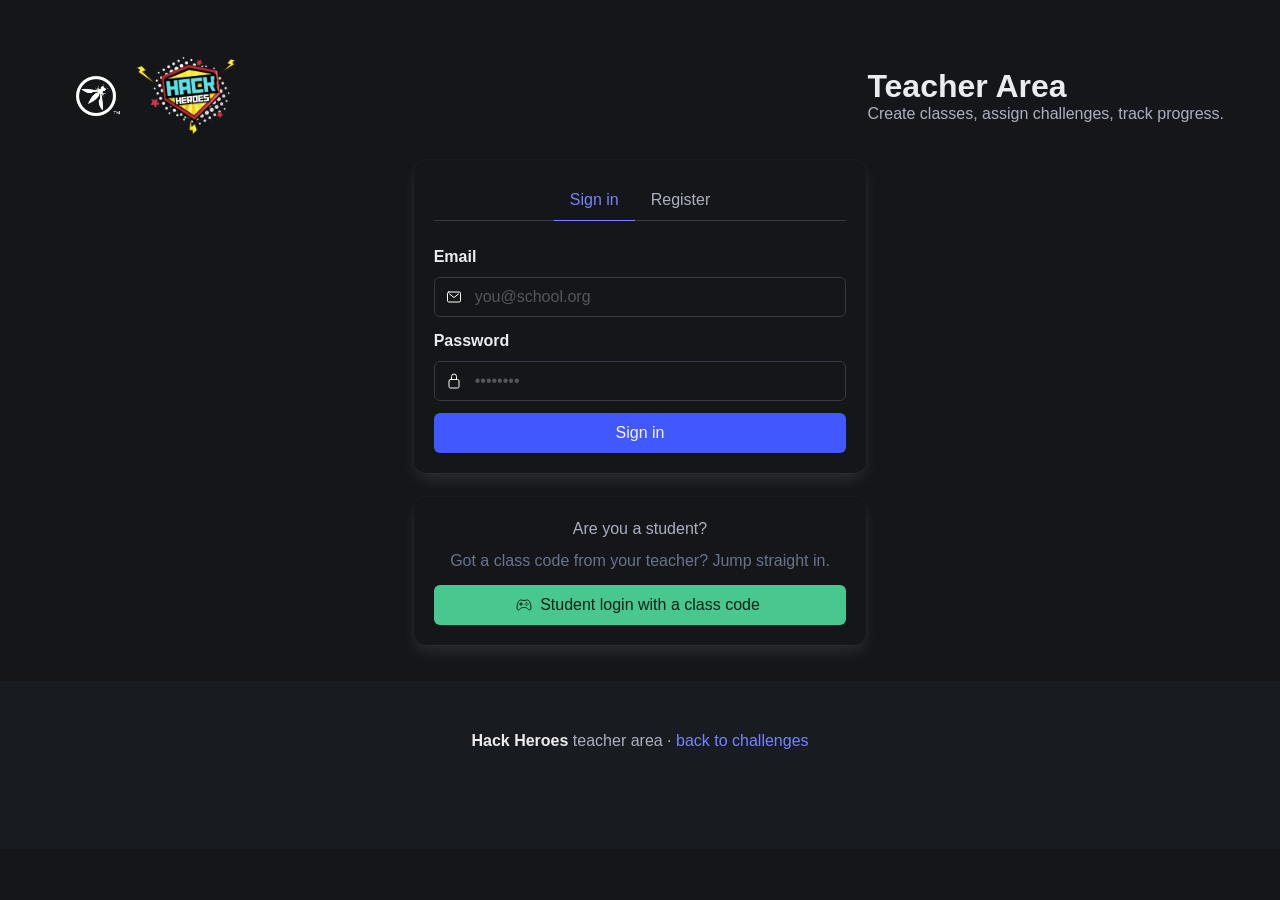
<file: teacher.html>
<!--
  Project: Hack Heroes
  File: teacher.html
  Description: Teacher portal. Register / sign in with email + password,
               create classes (with an auto-generated join code), assign
               challenges to a class, and open the live leaderboard.
  License: GNU AGPLv3
  -----------------------------------------------------------
  Part of the Hack Heroes classroom layer.
-->
<html data-theme="dark">
<head>
  <meta charset="utf-8">
  <meta name="viewport" content="width=device-width, initial-scale=1">
  <title>Teacher Area &middot; Hack Heroes</title>

  <style>[x-cloak] { display: none !important; }</style>

  <link rel="stylesheet" href="assets/vendor/css/bulma.min.css">
  <link rel="stylesheet" href="assets/css/main.css">

  <script defer src="assets/vendor/js/alpine.min.js"></script>
</head>

<body x-data="teacher()" x-init="init()">

  <section class="hero">
    <div class="hero-body pb-4">
      <nav class="level is-flex is-align-items-center py-2 px-2">
        <div class="is-flex is-align-items-center" style="gap:0rem">
          <img src="assets/images/owasp.png" class="logo" alt="OWASP">
          <img src="assets/images/hackheroes.png" class="logo" alt="Hack Heroes">
        </div>
        <div class="ml-3">
          <h1 class="title is-3 mb-0">Teacher Area</h1>
          <p class="subtitle is-6 mb-0">Create classes, assign challenges, track progress.</p>
        </div>
        <div class="ml-auto buttons" x-show="teacher" x-cloak>
          <span class="mr-3 has-text-grey" x-text="teacher?.email"></span>
          <button class="button is-light" @click="signOut()">Sign out</button>
        </div>
      </nav>
    </div>
  </section>

  <div class="container px-4">

    <div class="notification is-warning" x-show="!configured" x-cloak>
      <strong>Classroom features aren't set up yet.</strong>
      Fill in <code>config/supabase.json</code> and run <code>supabase/schema.sql</code> in your
      Supabase project (and enable Anonymous sign-ins).
    </div>

    <div class="notification is-danger is-light" x-show="error" x-cloak x-text="error"></div>
    <div class="notification is-success is-light" x-show="notice" x-cloak x-text="notice"></div>

    <!-- ============ AUTH (login / register) ============ -->
    <div class="columns is-centered" x-show="configured && !teacher" x-cloak>
      <div class="column is-5">
        <div class="box">
          <div class="tabs is-centered">
            <ul>
              <li :class="view==='login' ? 'is-active' : ''"><a @click="view='login';error=''">Sign in</a></li>
              <li :class="view==='register' ? 'is-active' : ''"><a @click="view='register';error=''">Register</a></li>
            </ul>
          </div>

          <div class="field" x-show="view==='register'">
            <label class="label">Your name</label>
            <div class="control">
              <input class="input" type="text" x-model="name" placeholder="Ms Smith">
            </div>
          </div>

          <div class="field">
            <label class="label">Email</label>
            <div class="control has-icons-left">
              <input class="input" type="email" x-model="email" placeholder="you@school.org"
                     @keydown.enter="view==='login' ? signIn() : signUp()">
              <span class="icon is-small is-left"><ion-icon name="mail-outline"></ion-icon></span>
            </div>
          </div>

          <div class="field">
            <label class="label">Password</label>
            <div class="control has-icons-left">
              <input class="input" type="password" x-model="password" placeholder="••••••••"
                     @keydown.enter="view==='login' ? signIn() : signUp()">
              <span class="icon is-small is-left"><ion-icon name="lock-closed-outline"></ion-icon></span>
            </div>
          </div>

          <button class="button is-link is-fullwidth mt-3"
                  :class="loading ? 'is-loading' : ''"
                  x-show="view==='login'" @click="signIn()">Sign in</button>
          <button class="button is-link is-fullwidth mt-3"
                  :class="loading ? 'is-loading' : ''"
                  x-show="view==='register'" @click="signUp()">Create account</button>
        </div>

        <!-- Student entry: join a class with a code (no email/password). -->
        <div class="box has-text-centered">
          <p class="heading mb-2">Are you a student?</p>
          <p class="is-size-6 mb-3 has-text-grey">
            Got a class code from your teacher? Jump straight in.
          </p>
          <a class="button is-success is-fullwidth" href="join.html">
            <span class="icon"><ion-icon name="game-controller-outline"></ion-icon></span>
            <span>Student login with a class code</span>
          </a>
        </div>
      </div>
    </div>

    <!-- ============ CLASSES ============ -->
    <div x-show="configured && teacher" x-cloak>

      <!-- Create class -->
      <div class="box">
        <div class="field">
          <label class="label is-small mb-1">Class name</label>
          <div class="control">
            <input class="input" type="text" x-model="newClassName"
                   placeholder="e.g. Year 7 Cyber Club"
                   @keydown.enter="createClass()">
          </div>
        </div>
        <div class="field">
          <label class="label is-small mb-1">
            🎁 Winner prize <span class="has-text-grey">(optional)</span>
          </label>
          <div class="control">
            <input class="input" type="text" x-model="newClassPrize"
                   placeholder="e.g. Pizza party! — stays a mystery until someone wins"
                   @keydown.enter="createClass()">
          </div>
          <p class="help">Hidden from students until the first hero finishes all challenges.</p>
        </div>
        <div class="control">
          <button class="button is-link" :class="loading ? 'is-loading' : ''" @click="createClass()">
            <span class="icon"><ion-icon name="add-outline"></ion-icon></span>
            <span>Create class</span>
          </button>
        </div>
      </div>

      <!-- Class list -->
      <div class="grid is-col-min-20">
        <template x-for="c in classes" :key="c.id">
          <div class="cell">
            <div class="card">
              <div class="card-content">
                <h3 class="title is-5 mb-2" x-text="c.name"></h3>

                <div class="field">
                  <label class="label is-small mb-1">Join code</label>
                  <div class="field has-addons">
                    <div class="control is-expanded">
                      <input class="input copyable uppercase" type="text" readonly :value="c.join_code">
                    </div>
                    <div class="control">
                      <button class="button" @click="copy(c.join_code, 'Code copied!')" title="Copy code">
                        <span class="icon"><ion-icon name="copy-outline"></ion-icon></span>
                      </button>
                    </div>
                  </div>
                  <p class="help">
                    Students join at:
                    <span class="copyable" x-text="joinUrl(c.join_code)"></span>
                    <a @click.prevent="copy(joinUrl(c.join_code), 'Join link copied!')" class="ml-2 is-underlined">copy link</a>
                  </p>
                </div>

                <div class="field">
                  <label class="label is-small mb-1">🎁 Winner prize</label>
                  <div class="field has-addons">
                    <div class="control is-expanded">
                      <input class="input" type="text" x-model="c.prize"
                             placeholder="Mystery prize (optional)"
                             @keydown.enter="savePrize(c)">
                    </div>
                    <div class="control">
                      <button class="button" @click="savePrize(c)" title="Save prize">
                        <span class="icon"><ion-icon name="save-outline"></ion-icon></span>
                      </button>
                    </div>
                  </div>
                  <p class="help">Revealed on the leaderboard when someone finishes first.</p>
                </div>
              </div>
              <footer class="card-footer">
                <a class="card-footer-item" @click.prevent="openAssign(c)">
                  <span class="icon"><ion-icon name="list-outline"></ion-icon></span>&nbsp;Assign
                </a>
                <a class="card-footer-item" :href="'dashboard.html?class='+c.id">
                  <span class="icon"><ion-icon name="podium-outline"></ion-icon></span>&nbsp;Leaderboard
                </a>
              </footer>
            </div>
          </div>
        </template>
      </div>

      <div class="box has-text-centered py-6" x-show="classes.length===0">
        <p class="title is-5">No classes yet</p>
        <p class="subtitle is-6">Create your first class above to get a join code for your students.</p>
      </div>
    </div>

    <!-- ============ ASSIGN MODAL ============ -->
    <div class="modal" :class="assignClass ? 'is-active' : ''" x-cloak>
      <div class="modal-background" @click="assignClass=null"></div>
      <div class="modal-card">
        <header class="modal-card-head">
          <p class="modal-card-title">
            Assign challenges &middot; <span x-text="assignClass?.name"></span>
          </p>
          <button class="delete" @click="assignClass=null"></button>
        </header>
        <section class="modal-card-body">
          <p class="mb-3">Tick the challenges students in this class should complete.</p>
          <template x-for="ch in allChallenges" :key="ch.id">
            <label class="panel-block">
              <input type="checkbox" :value="ch.id" x-model="selectedIds">
              <span class="ml-2">
                <strong x-text="ch.name"></strong>
                <span class="has-text-grey is-size-7" x-show="ch.stage"> — <span x-text="ch.stage"></span></span>
              </span>
            </label>
          </template>
          <p class="has-text-grey" x-show="allChallenges.length===0">Loading challenges…</p>
        </section>
        <footer class="modal-card-foot">
          <button class="button is-link" :class="loading ? 'is-loading' : ''" @click="saveAssign()">
            Save assignments
          </button>
          <button class="button" @click="assignClass=null">Cancel</button>
        </footer>
      </div>
    </div>

  </div>

  <footer class="footer mt-5">
    <div class="content has-text-centered">
      <p><strong>Hack Heroes</strong> teacher area &middot; <a href="index.html">back to challenges</a></p>
    </div>
  </footer>

  <script type="module" src="assets/vendor/ionicons/ionicons.esm.js"></script>
  <script nomodule src="assets/vendor/ionicons/ionicons.js"></script>
  <script src="assets/vendor/js/supabase.min.js"></script>
  <script src="assets/js/core/functions.js"></script>
  <script src="assets/js/core/StorageHandler.js"></script>
  <script src="assets/js/core/SupabaseClient.js"></script>
  <script src="assets/js/core/ClassroomSync.js"></script>

  <script>
    function teacher() {
      return {
        configured: false,
        view: 'login',
        email: '', password: '', name: '',
        teacher: null,
        classes: [],
        newClassName: '',
        newClassPrize: '',
        allChallenges: [],     // [{id, name, stage}]
        assignClass: null,
        selectedIds: [],
        loading: false,
        error: '',
        notice: '',

        async init() {
          await window.xaSupabaseReady;
          this.configured = window.xaSupabaseConfigured();
          if (!this.configured) return;
          this.teacher = await ClassroomSync.currentTeacher();
          if (this.teacher) await this.loadClasses();
        },

        flash(msg) { this.notice = msg; setTimeout(() => { this.notice = ''; }, 2500); },
        fail(e) { this.error = (e && e.message) ? e.message : String(e); this.loading = false; },

        async signIn() {
          this.error = ''; this.loading = true;
          try {
            await ClassroomSync.teacherSignIn(this.email.trim(), this.password);
            this.teacher = await ClassroomSync.currentTeacher();
            if (!this.teacher) throw new Error('Could not sign in.');
            await this.loadClasses();
            this.password = '';
          } catch (e) { this.fail(e); return; }
          this.loading = false;
        },

        async signUp() {
          this.error = ''; this.loading = true;
          try {
            await ClassroomSync.teacherSignUp(this.email.trim(), this.password, this.name.trim());
            // Some projects require email confirmation; try an immediate sign-in.
            try {
              await ClassroomSync.teacherSignIn(this.email.trim(), this.password);
            } catch (_) { /* confirmation may be required */ }
            this.teacher = await ClassroomSync.currentTeacher();
            if (this.teacher) {
              await this.loadClasses();
              this.password = '';
            } else {
              this.flash('Account created. Please check your email to confirm, then sign in.');
              this.view = 'login';
            }
          } catch (e) { this.fail(e); return; }
          this.loading = false;
        },

        async signOut() {
          await ClassroomSync.teacherSignOut();
          this.teacher = null;
          this.classes = [];
          this.view = 'login';
        },

        async loadClasses() {
          this.classes = await ClassroomSync.listClasses();
        },

        async createClass() {
          const name = this.newClassName.trim();
          if (!name) { this.error = 'Please name the class.'; return; }
          this.error = ''; this.loading = true;
          try {
            await ClassroomSync.createClass(name, this.newClassPrize);
            this.newClassName = '';
            this.newClassPrize = '';
            await this.loadClasses();
            this.flash('Class created!');
          } catch (e) { this.fail(e); return; }
          this.loading = false;
        },

        async savePrize(c) {
          try {
            await ClassroomSync.setPrize(c.id, c.prize || '');
            this.flash('Prize saved!');
          } catch (e) { this.fail(e); }
        },

        joinUrl(code) {
          return location.origin + location.pathname.replace(/teacher\.html$/, 'join.html') + '?code=' + code;
        },

        async copy(text, msg) {
          try {
            await navigator.clipboard.writeText(text);
            this.flash(msg || 'Copied!');
          } catch (e) {
            this.error = 'Copy failed — please copy manually.';
          }
        },

        async loadChallenges() {
          if (this.allChallenges.length) return;
          try {
            const index = await xaLoadJSON('config/challenges.json');
            const ids = index.challenges || [];
            const list = [];
            for (const id of ids) {
              try {
                const c = await xaLoadJSON(`challenges/${id}/${id}.json`);
                list.push({ id: id, name: c.name || id, stage: c.stage || '' });
              } catch (_) {
                list.push({ id: id, name: id, stage: '' });
              }
            }
            this.allChallenges = list;
          } catch (e) {
            this.error = 'Could not load the challenge list.';
          }
        },

        async openAssign(c) {
          this.error = '';
          this.assignClass = c;
          this.selectedIds = [];
          await this.loadChallenges();
          this.selectedIds = await ClassroomSync.getAssignments(c.id);
        },

        async saveAssign() {
          if (!this.assignClass) return;
          this.loading = true; this.error = '';
          try {
            await ClassroomSync.setAssignments(this.assignClass.id, this.selectedIds);
            this.flash('Assignments saved!');
            this.assignClass = null;
          } catch (e) { this.fail(e); return; }
          this.loading = false;
        }
      };
    }
  </script>
</body>
</html>
</file>
<file: assets/css/main.css>
/*
  Project: Hack Heroes
  File: main.css
  Description: Style overrides / customisation on top of Bulma
  Author: Chris Cooper
  License: GNU AGPLv3
  -----------------------------------------------------------
  This CSS file is part of the Hack Heroes project. 
*/

:root {
    /* Fixes issue where icons in input boxes show as dark-on-dark */
    --bulma-input-icon-hover-color: #FFF !important;
    --bulma-input-icon-focus-color: #FFF !important;
}

.browser-panel {
    /* The browser panel has a bulma-light theme running inside parent page's dark theme */
    /* These tweaks fix issues where dark theme seems to be inherited */
    background-color: #FFF;
    .panel-heading {
        background-color: rgb(0, 209, 178);
    }
    --bulma-strong-color: rgb(64, 70, 84);
    --bulma-panel-block-color: rgb(64, 70, 84);
}

/* Adjusts gadget panel heading and tab font sizes */
p.panel-heading {
    --bulma-panel-heading-size: 0.9em;
}
p.panel-tabs {
    --bulma-panel-tabs-font-size:0.8em;
}

/* default to white icons */
.control ion-icon {
    color: #FFF;
}

.loader-wrapper {
    /* Style for a loading screen overlay */
    top: 0;
    left: 0;
    height: 100px;
    width: 100%;
    display: flex;
    justify-content: center;
    align-items: center;
    border-radius: 6px;
    z-index: -100;
    overflow: hidden;
    .loader {
      height: 80px;
      width: 80px;
      overflow: hidden;
    }
}

.display-block {
    /* Simple helper class to change display mode to block */
    display: block !important;
}

.no-bottom-margin {
    /* Needs replacing in HTML with Bulma's mb-0 helper class */
    margin-bottom: 0 !important;
}

.gadget-panel-block {
    /* Ensures that the browser and gadgets get a vertical scroll if they overflow */
    overflow-y: auto;
}

.darkScroll {
    /* Customises scroll bar for Bulma dark theme */
    scrollbar-color: rgb(105, 116, 140) #14161a;
}

.two-line-truncate {
    /* Only show two lines of text - used on cards when listing challemges */
    display: -webkit-box;
    -webkit-line-clamp: 2; /* Limits to 2 lines */
    -webkit-box-orient: vertical;
    overflow: hidden;
    text-overflow: ellipsis;
  }

.copyable {
    /* Helper so text in the element is selectable with 1 click */
    user-select: all;
}

.uppercase {
    /* Uppercase helper */
    text-transform: uppercase;
}

.jsConsoleOutput {
    /* Style for the JS console output */
    font-family: monospace;
    overflow-y: auto;
    white-space: pre-wrap;
    overflow-wrap: break-word;
}

.logo{
  height:5rem;      /* identical height, automatic width */
  width:auto;
}

/* Text-based "BTC" badge logo (stands in for an image logo) */
.btc-logo{
  height:5rem;            /* match .logo height */
  width:5rem;
  display:inline-flex;
  align-items:center;
  justify-content:center;
  border-radius:14px;
  background:linear-gradient(135deg, rgb(0, 209, 178) 0%, rgb(0, 150, 199) 100%);
  color:#fff;
  font-weight:800;
  font-size:1.6rem;
  letter-spacing:0.04em;
  font-family:system-ui, -apple-system, "Segoe UI", Roboto, sans-serif;
  box-shadow:0 4px 14px rgba(0, 209, 178, 0.35);
  user-select:none;
}
</file>
